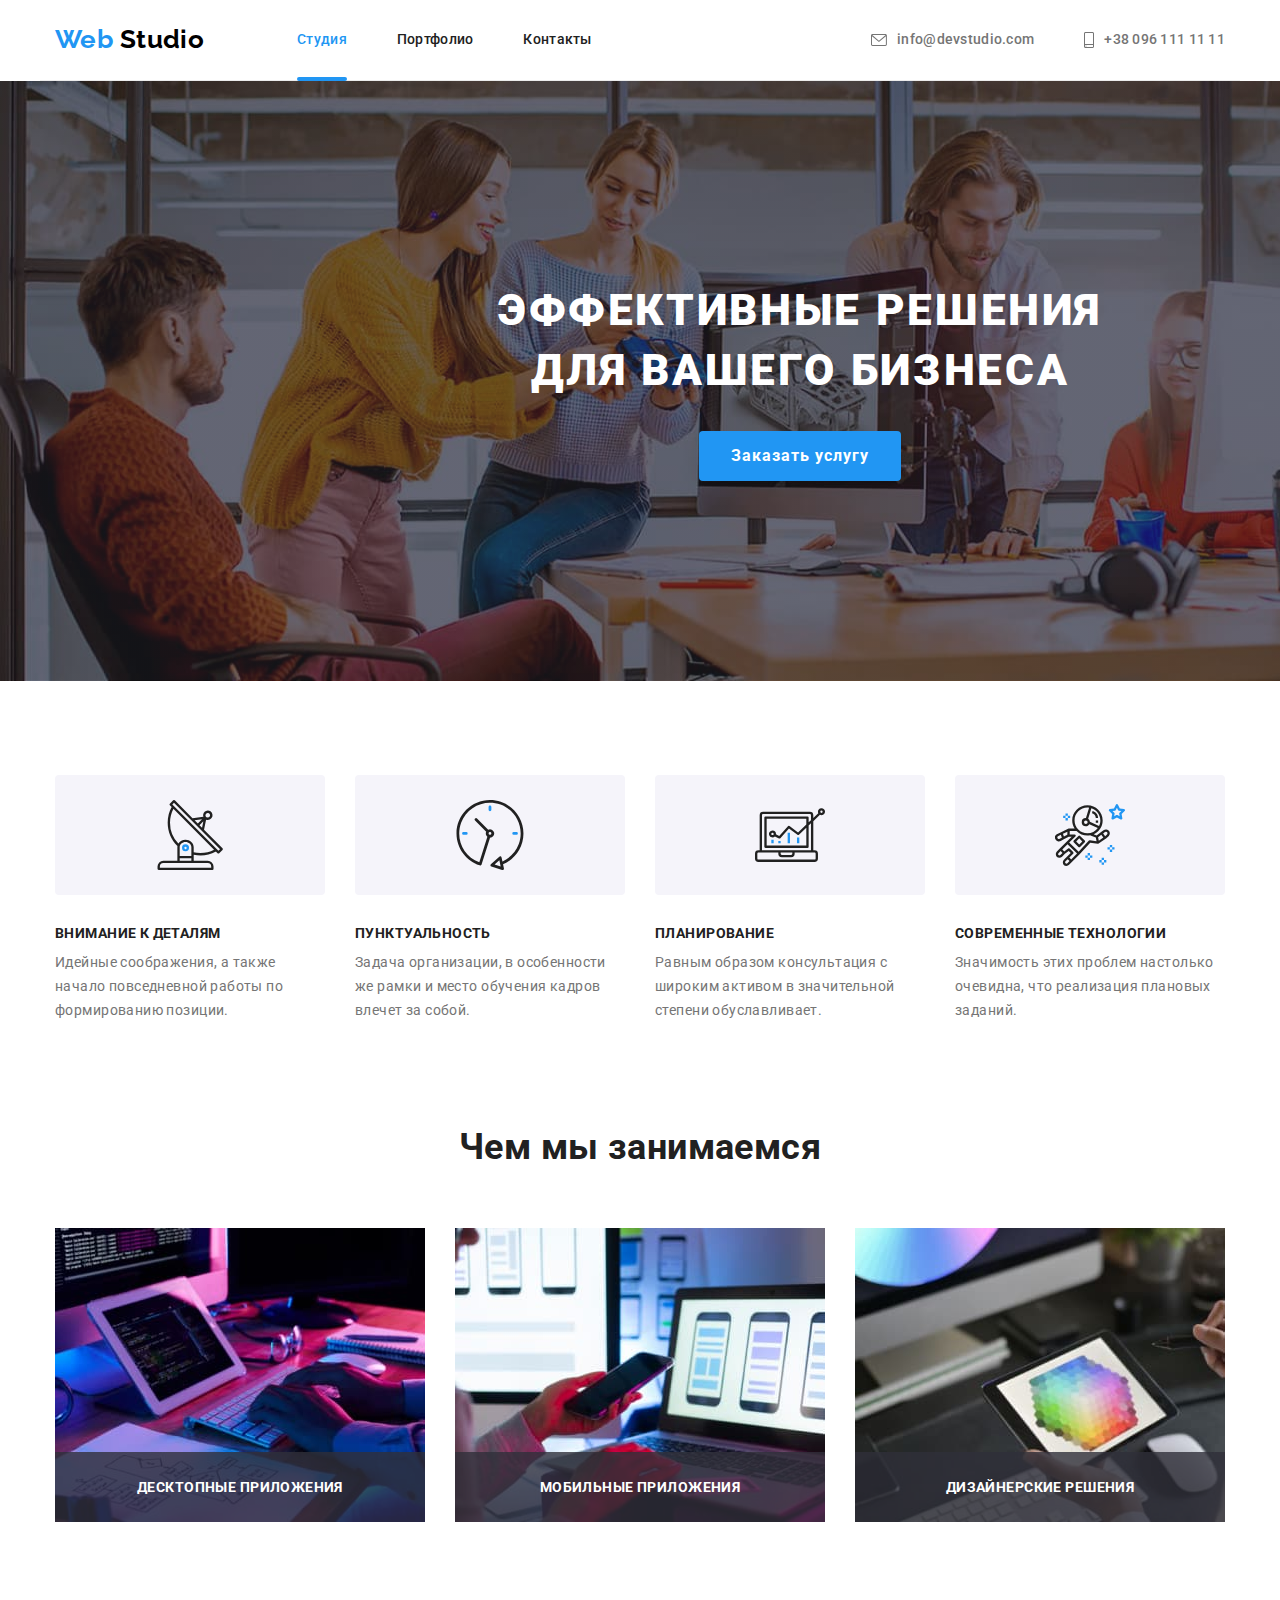
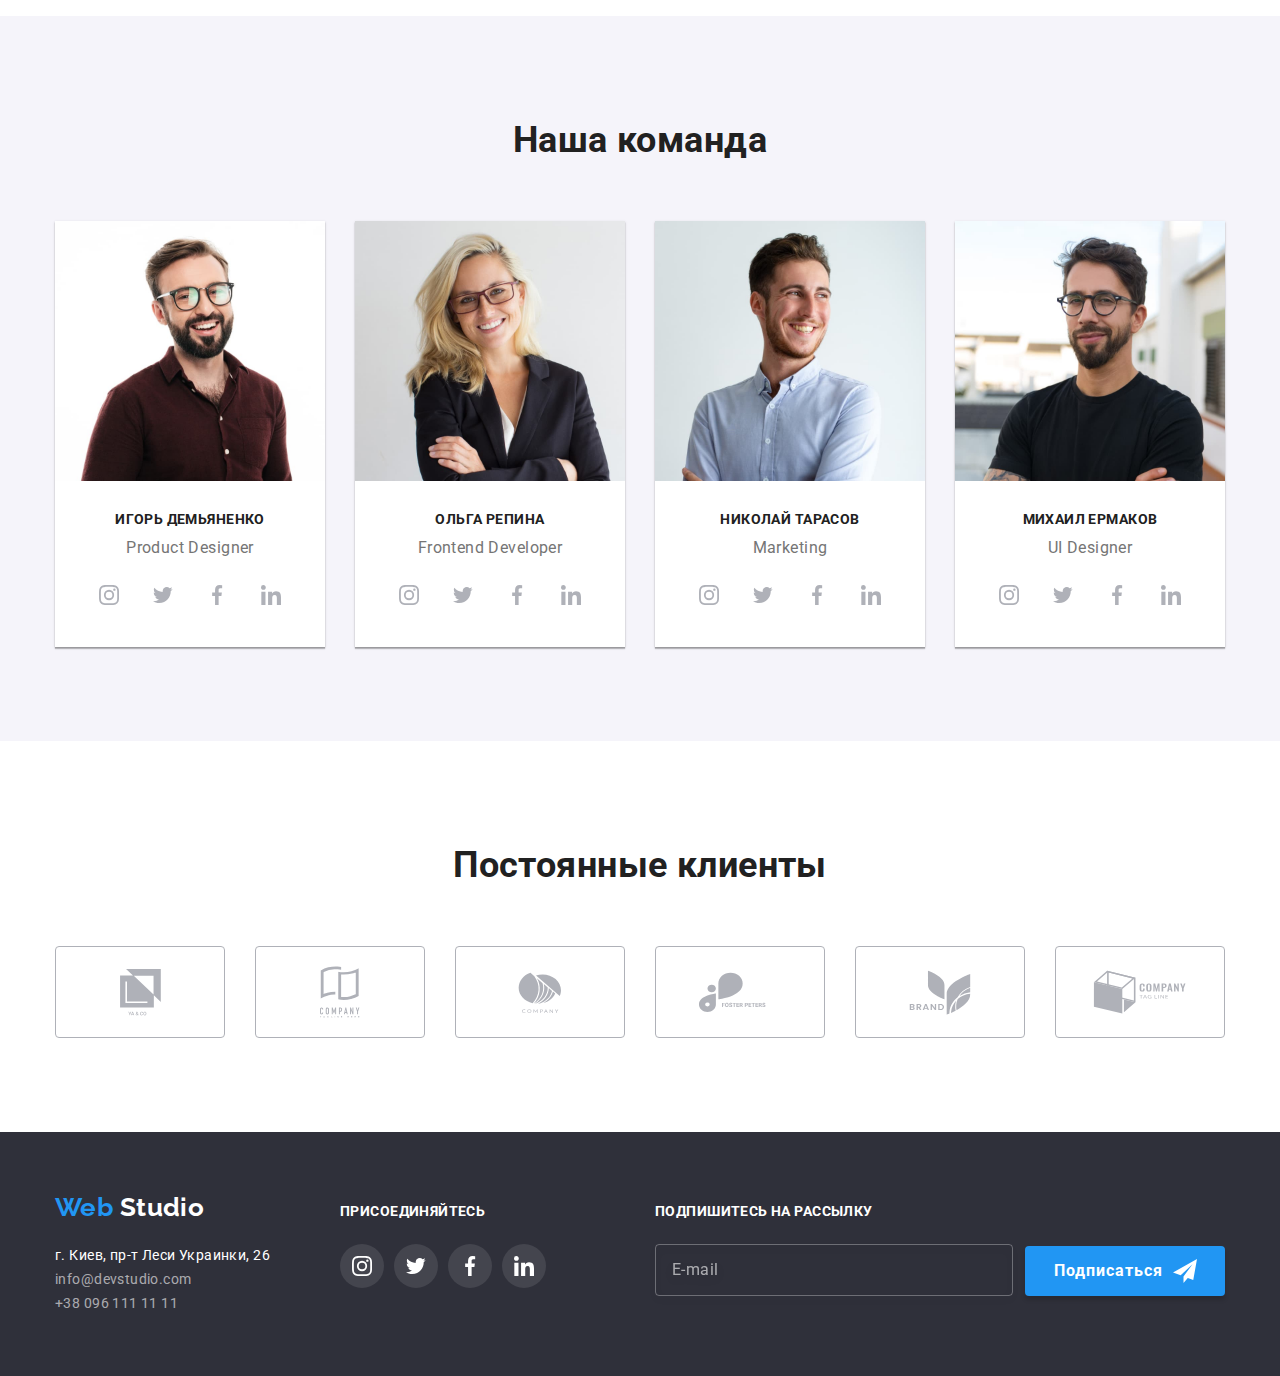
<file: index.html>
<!DOCTYPE html>
<html lang="ru">
  <head>
    <meta charset="UTF-8" />
    <meta http-equiv="X-UA-Compatible" content="IE=edge" />
    <meta name="viewport" content="width=device-width, initial-scale=1.0" />
    <link rel="preconnect" href="https://fonts.gstatic.com" />
    <link
      href="https://fonts.googleapis.com/css2?family=Raleway:wght@700&family=Roboto:wght@400;500;700;900&display=swap"
      rel="stylesheet"
    />
    <link
      rel="stylesheet"
      href="https://cdnjs.cloudflare.com/ajax/libs/modern-normalize/1.0.0/modern-normalize.min.css"
    />
    <link rel="stylesheet" href="css/styles.css" />
    <title>Студия</title>
  </head>
  <body class="body">
    <!-- Шапка -->
    <header>
      <div class="container header">
        <nav class="links site-nav">
          <a href="#" lang="en" class="logo">
            <span class="logo-part">Web</span>
            Studio
          </a>
          <ul class="site-nav-menu">
            <li>
              <a href="index.html" class="site-nav-item current">Студия</a>
            </li>
            <li>
              <a href="portfolio.html" class="site-nav-item">Портфолио</a>
            </li>
            <li><a href="#" class="site-nav-item">Контакты</a></li>
          </ul>
        </nav>
        <ul class="links contacts">
          <li>
            <a href="mailto:info@devstudio.com" class="contacts-item">
              <svg class="icon" width="16" height="12">
                <use href="./images/icons.svg#icon-envelope"></use>
              </svg>
              <span>info@devstudio.com</span>
            </a>
          </li>
          <li>
            <a href="tel:+380961111111" class="contacts-item">
              <svg class="icon" width="10" height="16">
                <use href="./images/icons.svg#icon-smartphone"></use>
              </svg>
              +38 096 111 11 11
            </a>
          </li>
        </ul>
      </div>
    </header>
    <!-- Main section -->
    <main>
      <!-- 1.Герой -->
      <section class="hero">
        <div class="container">
          <h1 class="main-title">Эффективные решения для вашего бизнеса</h1>
          <button data-modal-open type="button" class="hero-button">
            Заказать услугу
          </button>
        </div>
      </section>
      <!-- 2.О нас -->
      <section class="section about-us">
        <div class="container">
          <h2 class="hidden">Особенности</h2>
          <ul class="links about">
            <li>
              <div class="about-icon">
                <svg width="70" height="70">
                  <use href="./images/icons.svg#icon-antenna"></use>
                </svg>
              </div>
              <h3 class="title">Внимание к деталям</h3>
              <p class="text">
                Идейные соображения, а также начало повседневной работы по
                формированию позиции.
              </p>
            </li>
            <li>
              <div class="about-icon">
                <svg width="70" height="70">
                  <use href="./images/icons.svg#icon-clock"></use>
                </svg>
              </div>
              <h3 class="title">Пунктуальность</h3>
              <p class="text">
                Задача организации, в особенности же рамки и место обучения
                кадров влечет за собой.
              </p>
            </li>
            <li>
              <div class="about-icon">
                <svg width="70" height="70">
                  <use href="./images/icons.svg#icon-diagram"></use>
                </svg>
              </div>
              <h3 class="title">Планирование</h3>
              <p class="text">
                Равным образом консультация с широким активом в значительной
                степени обуславливает.
              </p>
            </li>
            <li>
              <div class="about-icon">
                <svg width="70" height="70">
                  <use href="./images/icons.svg#icon-astronaut"></use>
                </svg>
              </div>
              <h3 class="title">Современные технологии</h3>
              <p class="text">
                Значимость этих проблем настолько очевидна, что реализация
                плановых заданий.
              </p>
            </li>
          </ul>
        </div>
      </section>
      <!-- 3.Чем занимаемся -->
      <section class="section">
        <div class="container">
          <h2 class="sec-title">Чем мы занимаемся</h2>
          <ul class="img-list">
            <li>
              <div class="img-item">
                <img
                  src="images/programer-working.jpg"
                  alt="Программист за работой"
                  width="370"
                />
                <p class="img-overlay title white">Десктопные приложения</p>
              </div>
            </li>
            <li>
              <div class="img-item">
                <img
                  src="images/developing-application.jpg"
                  alt="Веб-дизайнер разрабатывает приложение для смартфона"
                  width="370"
                />
                <p class="img-overlay title white">Мобильные приложения</p>
              </div>
            </li>
            <li>
              <div class="img-item">
                <img
                  src="images/artist-web-design.jpg"
                  alt="Художник вэб-дизайнер выбирает цвета для графики"
                  width="370"
                />
                <p class="img-overlay title white">Дизайнерские решения</p>
              </div>
            </li>
          </ul>
        </div>
      </section>
      <!-- 4.Команда -->
      <section class="section us">
        <div class="container">
          <h2 class="sec-title">Наша команда</h2>
          <ul class="team">
            <li>
              <img
                src="images/designer.jpg"
                alt="Игорь Демьяненко"
                width="270"
              />
              <div class="team-desc">
                <h3 class="title">Игорь Демьяненко</h3>
                <p lang="en" class="team-text">Product Designer</p>
                <ul class="social-list">
                  <li>
                    <a href="#" class="team-social">
                      <svg class="social-icon" width="20" height="20">
                        <use href="./images/icons.svg#icon-instagram"></use>
                      </svg>
                    </a>
                  </li>
                  <li>
                    <a href="#" class="team-social">
                      <svg class="social-icon" width="20" height="20">
                        <use href="./images/icons.svg#icon-twitter"></use>
                      </svg>
                    </a>
                  </li>
                  <li>
                    <a href="#" class="team-social">
                      <svg class="social-icon" width="20" height="20">
                        <use href="./images/icons.svg#icon-facebook"></use>
                      </svg>
                    </a>
                  </li>
                  <li>
                    <a href="#" class="team-social">
                      <svg class="social-icon" width="20" height="20">
                        <use href="./images/icons.svg#icon-linkedin"></use>
                      </svg>
                    </a>
                  </li>
                </ul>
              </div>
            </li>
            <li>
              <img src="images/developer.jpg" alt="Ольга Репина" width="270" />
              <div class="team-desc">
                <h3 class="title">Ольга Репина</h3>
                <p lang="en" class="team-text">Frontend Developer</p>
                <ul class="social-list">
                  <li>
                    <a href="#" class="team-social">
                      <svg class="social-icon" width="20" height="20">
                        <use href="./images/icons.svg#icon-instagram"></use>
                      </svg>
                    </a>
                  </li>
                  <li>
                    <a href="#" class="team-social">
                      <svg class="social-icon" width="20" height="20">
                        <use href="./images/icons.svg#icon-twitter"></use>
                      </svg>
                    </a>
                  </li>
                  <li>
                    <a href="#" class="team-social">
                      <svg class="social-icon" width="20" height="20">
                        <use href="./images/icons.svg#icon-facebook"></use>
                      </svg>
                    </a>
                  </li>
                  <li>
                    <a href="#" class="team-social">
                      <svg class="social-icon" width="20" height="20">
                        <use href="./images/icons.svg#icon-linkedin"></use>
                      </svg>
                    </a>
                  </li>
                </ul>
              </div>
            </li>
            <li>
              <img
                src="images/marketing.jpg"
                alt="Николай Тарасов"
                width="270"
              />
              <div class="team-desc">
                <h3 class="title">Николай Тарасов</h3>
                <p lang="en" class="team-text">Marketing</p>
                <ul class="social-list">
                  <li>
                    <a href="#" class="team-social">
                      <svg class="social-icon" width="20" height="20">
                        <use href="./images/icons.svg#icon-instagram"></use>
                      </svg>
                    </a>
                  </li>
                  <li>
                    <a href="#" class="team-social">
                      <svg class="social-icon" width="20" height="20">
                        <use href="./images/icons.svg#icon-twitter"></use>
                      </svg>
                    </a>
                  </li>
                  <li>
                    <a href="#" class="team-social">
                      <svg class="social-icon" width="20" height="20">
                        <use href="./images/icons.svg#icon-facebook"></use>
                      </svg>
                    </a>
                  </li>
                  <li>
                    <a href="#" class="team-social">
                      <svg class="social-icon" width="20" height="20">
                        <use href="./images/icons.svg#icon-linkedin"></use>
                      </svg>
                    </a>
                  </li>
                </ul>
              </div>
            </li>
            <li>
              <img
                src="images/ui-designer.jpg"
                alt="Михаил Ермаков"
                width="270"
              />
              <div class="team-desc">
                <h3 class="title">Михаил Ермаков</h3>
                <p lang="en" class="team-text">UI Designer</p>
                <ul class="social-list">
                  <li>
                    <a href="#" class="team-social">
                      <svg class="social-icon" width="20" height="20">
                        <use href="./images/icons.svg#icon-instagram"></use>
                      </svg>
                    </a>
                  </li>
                  <li>
                    <a href="#" class="team-social">
                      <svg class="social-icon" width="20" height="20">
                        <use href="./images/icons.svg#icon-twitter"></use>
                      </svg>
                    </a>
                  </li>
                  <li>
                    <a href="#" class="team-social">
                      <svg class="social-icon" width="20" height="20">
                        <use href="./images/icons.svg#icon-facebook"></use>
                      </svg>
                    </a>
                  </li>
                  <li>
                    <a href="#" class="team-social">
                      <svg class="social-icon" width="20" height="20">
                        <use href="./images/icons.svg#icon-linkedin"></use>
                      </svg>
                    </a>
                  </li>
                </ul>
              </div>
            </li>
          </ul>
        </div>
      </section>
      <section class="section">
        <div class="container">
          <h2 class="sec-title">Постоянные клиенты</h2>
          <ul class="client-list">
            <li>
              <a href="#" class="client">
                <svg class="client-icon" width="41" height="46.7">
                  <use href="./images/icons.svg#icon-yaco"></use>
                </svg>
              </a>
            </li>
            <li>
              <a href="#" class="client">
                <svg class="client-icon" width="40" height="52">
                  <use href="./images/icons.svg#icon-window"></use>
                </svg>
              </a>
            </li>
            <li>
              <a href="#" class="client">
                <svg class="client-icon" width="43.46" height="41.18">
                  <use href="./images/icons.svg#icon-leaf"></use>
                </svg>
              </a>
            </li>
            <li>
              <a href="#" class="client">
                <svg class="client-icon" width="84.44" height="40.62">
                  <use href="./images/icons.svg#icon-foster"></use>
                </svg>
              </a>
            </li>
            <li>
              <a href="#" class="client">
                <svg class="client-icon" width="62.54" height="45.43">
                  <use href="./images/icons.svg#icon-brand"></use>
                </svg>
              </a>
            </li>
            <li>
              <a href="#" class="client">
                <svg class="client-icon" width="93.79" height="43.93">
                  <use href="./images/icons.svg#icon-tag"></use>
                </svg>
              </a>
            </li>
          </ul>
        </div>
      </section>
    </main>

    <!-- Футер -->
    <footer class="footer">
      <div class="container links">
        <div class="footer-links">
          <a href="#" lang="en" class="logo">
            <span class="logo-part">Web</span>
            <span class="white">Studio</span>
          </a>
          <address class="adress">
            <ul>
              <li>
                <a
                  href="https://goo.gl/maps/qB4iPWVN4ftwvtJb9"
                  target="_blank"
                  rel="noopener norefferer"
                  class="adress-item"
                >
                  г. Киев, пр-т Леси Украинки, 26
                </a>
              </li>
              <li>
                <a href="mailto:info@devstudio.com" class="adress-item transp">
                  info@devstudio.com
                </a>
              </li>
              <li>
                <a href="tel:+380961111111" class="adress-item transp">
                  +38 096 111 11 11
                </a>
              </li>
            </ul>
          </address>
        </div>
        <div class="footer-join">
          <h3 class="footer-title">Присоединяйтесь</h3>
          <ul class="footer-social-list">
            <li>
              <a href="#" class="footer-social">
                <svg class="footer-social-icon" width="20" height="20">
                  <use href="./images/icons.svg#icon-instagram"></use>
                </svg>
              </a>
            </li>
            <li>
              <a href="#" class="footer-social">
                <svg class="footer-social-icon" width="20" height="20">
                  <use href="./images/icons.svg#icon-twitter"></use>
                </svg>
              </a>
            </li>
            <li>
              <a href="#" class="footer-social">
                <svg class="footer-social-icon" width="20" height="20">
                  <use href="./images/icons.svg#icon-facebook"></use>
                </svg>
              </a>
            </li>
            <li>
              <a href="#" class="footer-social">
                <svg class="footer-social-icon" width="20" height="20">
                  <use href="./images/icons.svg#icon-linkedin"></use>
                </svg>
              </a>
            </li>
          </ul>
        </div>
        <form class="footer-form">
          <label>
            <span class="footer-title">Подпишитесь на рассылку</span>
            <input
              type="email"
              class="footer-form-input"
              name="sign-up-email"
              placeholder="E-mail"
              required
            />
          </label>
          <button type="submit" class="footer-form-submit">
            Подписаться
            <svg class="footer-form-icon" width="24" height="24">
              <use href="./images/icons.svg#icon-send"></use>
            </svg>
          </button>
        </form>
      </div>
    </footer>
    <!-- Модальное окно -->
    <div class="backdrop is-hidden" data-modal>
      <div class="modal">
        <button data-modal-close class="close">
          <svg class="modal-close-icon" width="18" height="18">
            <use href="./images/icons.svg#icon-close"></use>
          </svg>
        </button>
        <form class="modal-form">
          <p class="modal-title">
            Оставьте свои данные, мы вам перезвоним
          </p>
          <label class="modal-label">
            Имя
            <span class="modal-input-wrapper">
              <svg class="modal-icon" width="18" height="18">
                <use href="./images/icons.svg#icon-person-black"></use>
              </svg>
              <input
                type="text"
                class="modal-input"
                name="user-name"
                required
              />
            </span>
          </label>
          <label class="modal-label">
            Телефон
            <span class="modal-input-wrapper">
              <svg class="modal-icon" width="18" height="18">
                <use href="./images/icons.svg#icon-phone-black" class></use>
              </svg>
              <input
                type="tel"
                class="modal-input"
                name="user-phone"
                required
              />
            </span>
          </label>
          <label class="modal-label">
            Почта
            <span class="modal-input-wrapper">
              <svg class="modal-icon" width="18" height="18">
                <use href="./images/icons.svg#icon-email-black"></use>
              </svg>
              <input
                type="email"
                class="modal-input"
                name="user-email"
                required
              />
            </span>
          </label>
          <label class="modal-label-comment">
            Комментарий
            <textarea
              name="user-comment"
              class="modal-comment"
              placeholder="Введите текст"
            ></textarea>
          </label>
          <label class="modal-label-checkbox">
            <input
              type="checkbox"
              class="modal-checkbox"
              name="checkbox-policy"
              required
            />
            <span class="custom-checkbox"></span>
            Соглашаюсь с рассылкой и принимаю
            <a href="#" class="modal-link">&nbsp;Условия договора</a>
          </label>
          <button type="submit" class="modal-submit">Отправить</button>
        </form>
      </div>
    </div>
    <script src="./js/modal.js"></script>
  </body>
</html>
</file>
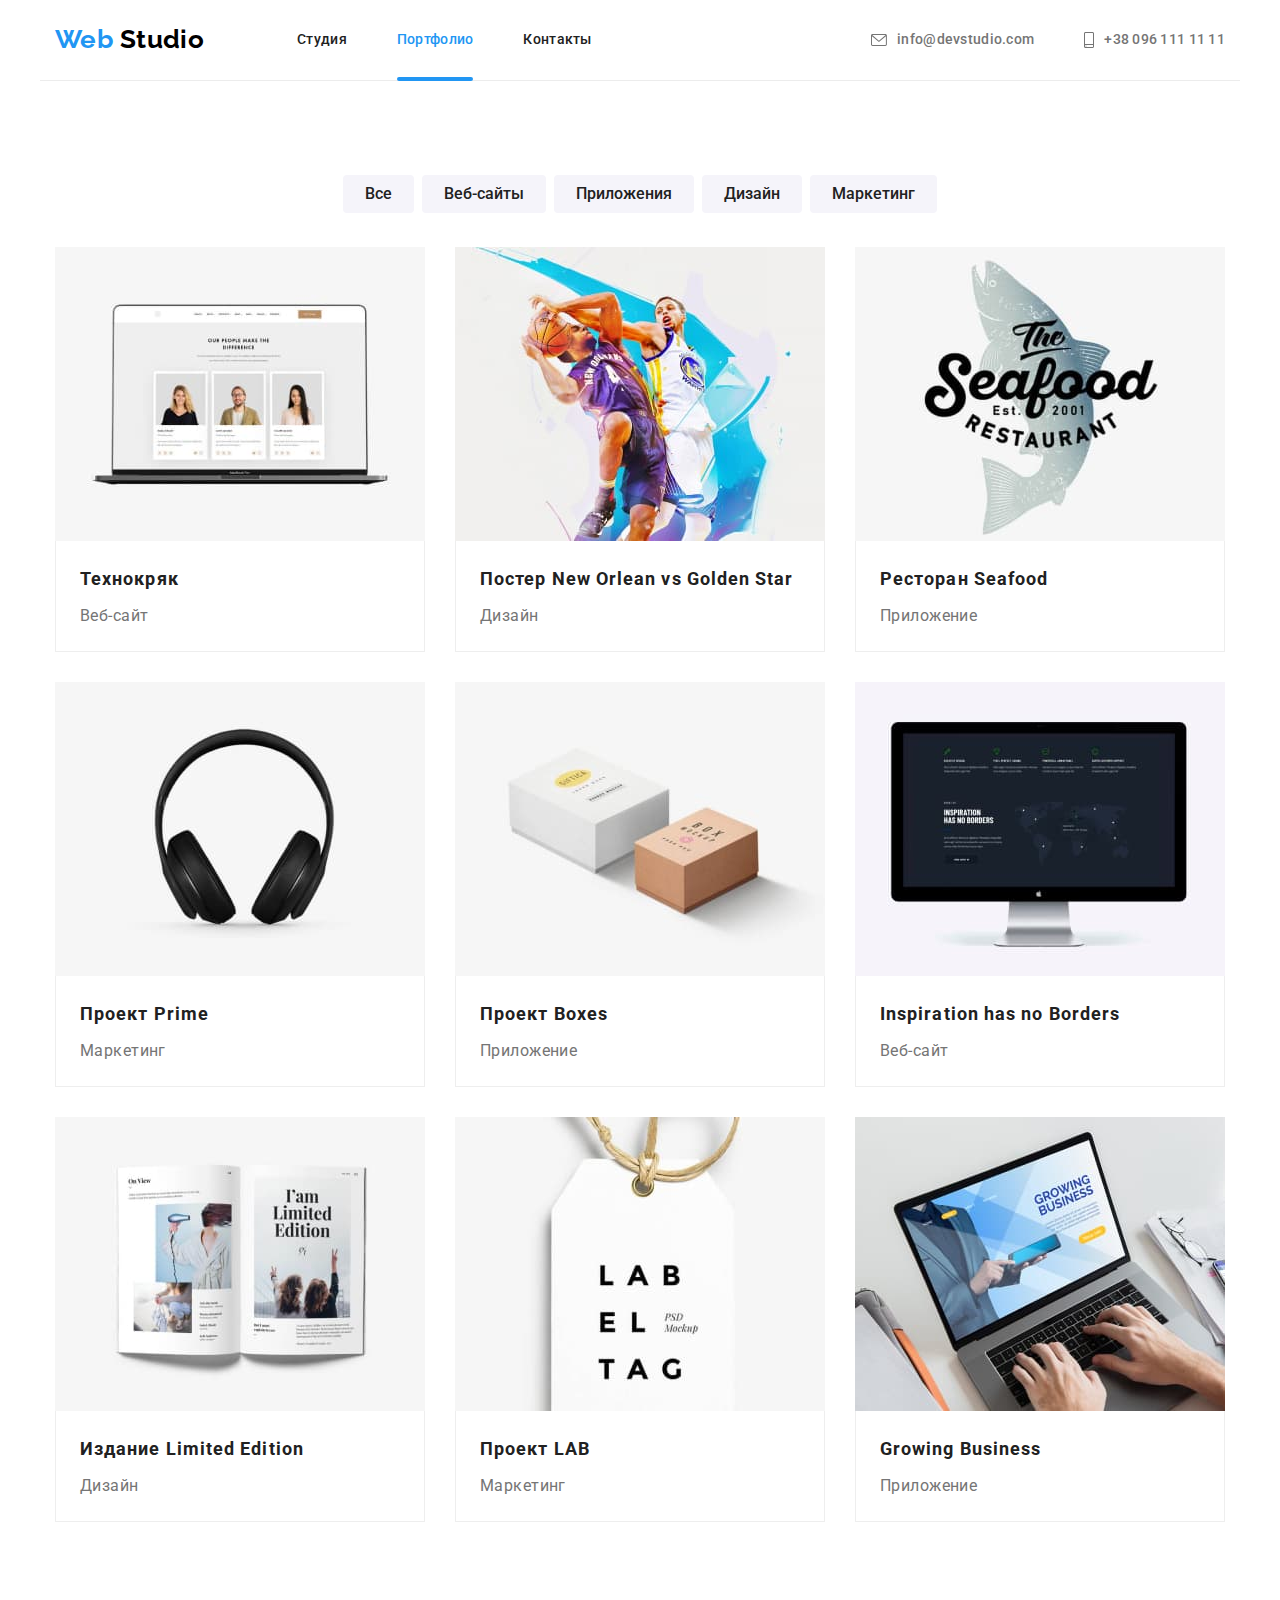
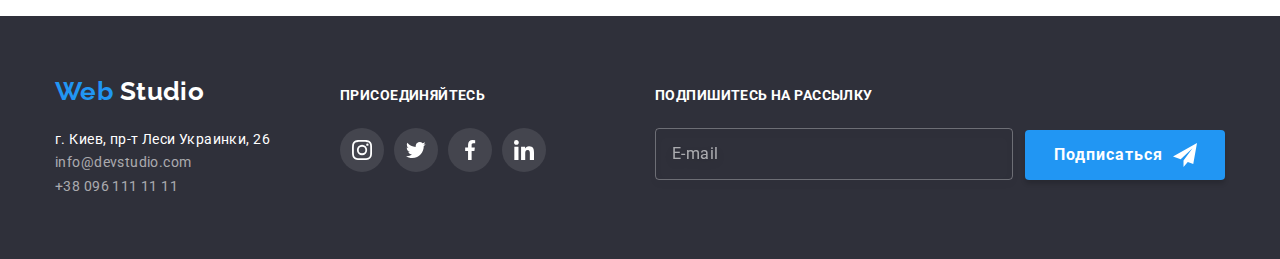
<file: portfolio.html>
<!DOCTYPE html>
<html lang="ru">
  <head>
    <meta charset="UTF-8" />
    <meta http-equiv="X-UA-Compatible" content="IE=edge" />
    <meta name="viewport" content="width=device-width, initial-scale=1.0" />
    <link rel="preconnect" href="https://fonts.gstatic.com" />
    <link
      href="https://fonts.googleapis.com/css2?family=Raleway:wght@700&family=Roboto:wght@400;500;700;900&display=swap"
      rel="stylesheet"
    />
    <link
      rel="stylesheet"
      href="https://cdnjs.cloudflare.com/ajax/libs/modern-normalize/1.0.0/modern-normalize.min.css"
    />
    <link rel="stylesheet" href="css/styles.css" />
    <title>Портфолио</title>
  </head>

  <body class="body">
    <!-- Шапка -->
    <header>
      <div class="container header">
        <nav class="links site-nav">
          <a href="#" lang="en" class="logo">
            <span class="logo-part">Web</span>
            Studio
          </a>
          <ul class="site-nav-menu">
            <li>
              <a href="index.html" class="site-nav-item">Студия</a>
            </li>
            <li>
              <a href="portfolio.html" class="site-nav-item current">
                Портфолио
              </a>
            </li>
            <li><a href="" class="site-nav-item">Контакты</a></li>
          </ul>
        </nav>
        <ul class="links contacts">
          <li>
            <a href="mailto:info@devstudio.com" class="contacts-item">
              <svg class="icon" width="16" height="12">
                <use href="./images/icons.svg#icon-envelope"></use>
              </svg>
              <span>info@devstudio.com</span>
            </a>
          </li>
          <li>
            <a href="tel:+380961111111" class="contacts-item">
              <svg class="icon" width="10" height="16">
                <use href="./images/icons.svg#icon-smartphone"></use>
              </svg>
              +38 096 111 11 11
            </a>
          </li>
        </ul>
      </div>
    </header>
    <main>
      <section class="section">
        <div class="container portfolio">
          <!-- Фильтр -->
          <h1 class="hidden">Наши проекты</h1>
          <ul class="filter">
            <li>
              <button type="button" class="filter-btn">Все</button>
            </li>
            <li>
              <button type="button" class="filter-btn">Веб-сайты</button>
            </li>
            <li>
              <button type="button" class="filter-btn">Приложения</button>
            </li>
            <li>
              <button type="button" class="filter-btn">Дизайн</button>
            </li>
            <li>
              <button type="button" class="filter-btn">Маркетинг</button>
            </li>
          </ul>
          <ul class="links projects">
            <li class="project-item">
              <a href="#" class="card">
                <div class="card-overlay">
                  <img
                    src="images/project-technocrack.jpg"
                    alt="Фото сотрудников на мониторе"
                    class="project-card"
                    width="370"
                  />
                  <p class="project-overlay">
                    Технокряк это современная площадка распространения
                    коронавируса. Компании используют эту платформу для
                    цифрового шпионажа и атак на защищённые сервера конкурентов.
                  </p>
                </div>
                <div class="project-desc">
                  <h2 class="project-title">Технокряк</h2>
                  <p class="project-group">Веб-сайт</p>
                </div>
              </a>
            </li>
            <li class="project-item">
              <a href="#" class="card">
                <div class="card-overlay">
                  <img
                    src="images/project-poster.jpg"
                    alt="Постер баскетбол"
                    width="370"
                  />
                  <p class="project-overlay">
                    Технокряк это современная площадка распространения
                    коронавируса. Компании используют эту платформу для
                    цифрового шпионажа и атак на защищённые сервера конкурентов.
                  </p>
                </div>
                <div class="project-desc">
                  <h2 class="project-title">
                    Постер New Orlean vs Golden Star
                  </h2>
                  <p class="project-group">Дизайн</p>
                </div>
              </a>
            </li>
            <li class="project-item">
              <a href="#" class="card">
                <div class="card-overlay">
                  <img
                    src="images/project-restaurant.jpg"
                    alt="Афиша ресторана"
                    width="370"
                  />
                  <p class="project-overlay">
                    Технокряк это современная площадка распространения
                    коронавируса. Компании используют эту платформу для
                    цифрового шпионажа и атак на защищённые сервера конкурентов.
                  </p>
                </div>
                <div class="project-desc">
                  <h2 class="project-title">Ресторан Seafood</h2>
                  <p class="project-group">Приложение</p>
                </div>
              </a>
            </li>
            <li class="project-item">
              <a href="#" class="card">
                <div class="card-overlay">
                  <img
                    src="images/project-prime.jpg"
                    alt="Наушники"
                    width="370"
                  />
                  <p class="project-overlay">
                    Технокряк это современная площадка распространения
                    коронавируса. Компании используют эту платформу для
                    цифрового шпионажа и атак на защищённые сервера конкурентов.
                  </p>
                </div>
                <div class="project-desc">
                  <h2 class="project-title">Проект Prime</h2>
                  <p class="project-group">Маркетинг</p>
                </div>
              </a>
            </li>
            <li class="project-item">
              <a href="#" class="card">
                <div class="card-overlay">
                  <img
                    src="images/project-boxes.jpg"
                    alt="Две коробки"
                    width="370"
                  />
                  <p class="project-overlay">
                    Технокряк это современная площадка распространения
                    коронавируса. Компании используют эту платформу для
                    цифрового шпионажа и атак на защищённые сервера конкурентов.
                  </p>
                </div>
                <div class="project-desc">
                  <h2 class="project-title">Проект Boxes</h2>
                  <p class="project-group">Приложение</p>
                </div>
              </a>
            </li>
            <li class="project-item">
              <a href="#" class="card">
                <div class="card-overlay">
                  <img
                    src="images/project-inspiration.jpg"
                    alt="Вебсайт о вдохновении"
                    width="370"
                  />
                  <p class="project-overlay">
                    Технокряк это современная площадка распространения
                    коронавируса. Компании используют эту платформу для
                    цифрового шпионажа и атак на защищённые сервера конкурентов.
                  </p>
                </div>
                <div class="project-desc">
                  <h2 class="project-title" lang="en">
                    Inspiration has no Borders
                  </h2>
                  <p class="project-group">Веб-сайт</p>
                </div>
              </a>
            </li>
            <li class="project-item">
              <a href="#" class="card">
                <div class="card-overlay">
                  <img
                    src="images/project-limited.jpg"
                    alt="Книга"
                    width="370"
                  />
                  <p class="project-overlay">
                    Технокряк это современная площадка распространения
                    коронавируса. Компании используют эту платформу для
                    цифрового шпионажа и атак на защищённые сервера конкурентов.
                  </p>
                </div>
                <div class="project-desc">
                  <h2 class="project-title">Издание Limited Edition</h2>
                  <p class="project-group">Дизайн</p>
                </div>
              </a>
            </li>
            <li class="project-item">
              <a href="#" class="card">
                <div class="card-overlay">
                  <img src="images/project-lab.jpg" alt="Ярлычек" width="370" />
                  <p class="project-overlay">
                    Технокряк это современная площадка распространения
                    коронавируса. Компании используют эту платформу для
                    цифрового шпионажа и атак на защищённые сервера конкурентов.
                  </p>
                </div>
                <div class="project-desc">
                  <h2 class="project-title">Проект LAB</h2>
                  <p class="project-group">
                    Маркетинг
                  </p>
                </div>
              </a>
            </li>
            <li class="project-item">
              <a href="#" class="card">
                <div class="card-overlay">
                  <img
                    src="images/project-growing.jpg"
                    alt="Вебсайт на ноутбуке"
                    width="370"
                  />
                  <p class="project-overlay">
                    Технокряк это современная площадка распространения
                    коронавируса. Компании используют эту платформу для
                    цифрового шпионажа и атак на защищённые сервера конкурентов.
                  </p>
                </div>
                <div class="project-desc">
                  <h2 class="project-title" lang="en">Growing Business</h2>
                  <p class="project-group">Приложение</p>
                </div>
              </a>
            </li>
          </ul>
        </div>
      </section>
    </main>
    <!-- Футер -->
    <footer class="footer">
      <div class="container links">
        <div class="footer-links">
          <a href="#" lang="en" class="logo">
            <span class="logo-part">Web</span>
            <span class="white">Studio</span>
          </a>
          <address class="adress">
            <ul>
              <li>
                <a
                  href="https://goo.gl/maps/qB4iPWVN4ftwvtJb9"
                  target="_blank"
                  rel="noopener norefferer"
                  class="adress-item"
                >
                  г. Киев, пр-т Леси Украинки, 26
                </a>
              </li>
              <li>
                <a href="mailto:info@devstudio.com" class="adress-item transp">
                  info@devstudio.com
                </a>
              </li>
              <li>
                <a href="tel:+380961111111" class="adress-item transp">
                  +38 096 111 11 11
                </a>
              </li>
            </ul>
          </address>
        </div>
        <div class="footer-join">
          <h3 class="footer-title">Присоединяйтесь</h3>
          <ul class="footer-social-list">
            <li>
              <a href="#" class="footer-social">
                <svg class="footer-social-icon" width="20" height="20">
                  <use href="./images/icons.svg#icon-instagram"></use>
                </svg>
              </a>
            </li>
            <li>
              <a href="#" class="footer-social">
                <svg class="footer-social-icon" width="20" height="20">
                  <use href="./images/icons.svg#icon-twitter"></use>
                </svg>
              </a>
            </li>
            <li>
              <a href="#" class="footer-social">
                <svg class="footer-social-icon" width="20" height="20">
                  <use href="./images/icons.svg#icon-facebook"></use>
                </svg>
              </a>
            </li>
            <li>
              <a href="#" class="footer-social">
                <svg class="footer-social-icon" width="20" height="20">
                  <use href="./images/icons.svg#icon-linkedin"></use>
                </svg>
              </a>
            </li>
          </ul>
        </div>
          <form class="footer-form">
            <label>
              <span class="footer-title">Подпишитесь на рассылку</span>
            <input type="email" class="footer-form-input" name="sign-up-email" placeholder="E-mail" required>
          </label>
            <button type="submit" class="footer-form-submit">
              Подписаться
              <svg class="footer-form-icon" width="24" height="24">
                <use href="./images/icons.svg#icon-send"></use>
              </svg>
            </button>
          </form>
      </div>
    </footer>
  </body>
</html>
</file>
<file: css/styles.css>
:root {
  --white-text: #ffffff;
  --white-text-transp: rgba(255, 255, 255, 0.1);
  --close-btn: rgba(0, 0, 0, 0.1);
  --black-logo: #000000;
  --black-text: #212121;
  --grey-text: #757575;
  --blue-clr: #2196f3;
  --dark-bgd: #2f303a;
  --light-bgd: #f5f4fa;
  --white-rgba: rgba(255, 255, 255, 0.6);
  --border-head: #ececec;
  --border-proj: #eeeeee;
  --btn-hover: #188ce8;
  --project-gap: 30px;
  --icon-grey: #afb1b8;
  --overlay-bgd: rgba(47, 48, 58, 0.8);
  --modal-border: rgba(33, 33, 33, 0.2);
  --placeholder: rgba(117, 117, 117, 0.5);
  --shadow: rgba(0, 0, 0, 0.15);
  --shadow-layer: rgba(0, 0, 0, 0.2);
  --footer-form-border: rgba(255, 255, 255, 0.3);
}
.body {
  font-family: 'Roboto', sans-serif;
  font-size: 14px;
  line-height: 1.71;
  color: var(--grey-text);
  letter-spacing: 0.03em;
}
/* Общие стили */
.section {
  padding: 94px 0;
}
.container {
  width: 1200px;
  margin: 0 auto;
  padding: 0 15px;
}
.links a {
  text-decoration: none;
  margin: 0;
}
.sec-title {
  font-weight: bold;
  font-size: 36px;
  line-height: 1.7;
  text-align: center;
  color: var(--black-text);
  margin-bottom: 50px;
}
.title {
  font-weight: bold;
  font-size: 14px;
  line-height: 1.19;
  text-align: center;
  color: var(--black-text);
  text-align: left;
  text-transform: uppercase;
}
.hidden {
  position: absolute;
  width: 1px;
  height: 1px;
  margin: -1px;
  border: 0;
  padding: 0;

  white-space: nowrap;
  clip-path: inset(100%);
  clip: rect(0 0 0 0);
  overflow: hidden;
}
ul,
h1,
h2,
h3,
p {
  margin: 0;
  padding: 0;
}
ul {
  list-style: none;
}
img {
  display: block;
  min-width: 100%;
}

/* шапка */
.header {
  display: flex;
  justify-content: flex-start;
  align-items: center;
  border-bottom: 1px solid var(--border-head);
}
.site-nav {
  display: flex;
  align-items: center;
}
.header .logo {
  display: inline-block;
  padding: 24px 0 25px 0;
}
.logo {
  font-family: 'Raleway', sans-serif;
  font-weight: bold;
  font-size: 26px;
  line-height: 1.19;
  color: var(--black-logo);
}
.logo-part {
  color: var(--blue-clr);
}
.site-nav-menu {
  display: flex;
  margin-left: 93px;
}
.site-nav-menu > li {
  position: relative;
}

.site-nav-menu > li:not(:last-child) {
  margin-right: 50px;
}
.site-nav-item {
  display: inline-block;
  font-weight: 500;
  font-size: 14px;
  line-height: 1.14;
  letter-spacing: 0.02em;
  color: var(--black-text);
  padding: 30px 0;
  transition: color 250ms cubic-bezier(0.4, 0, 0.2, 1);
}
.site-nav-item:focus,
.site-nav-item:hover {
  color: var(--blue-clr);
}
.current {
  color: var(--blue-clr);
}
.current::after {
  position: absolute;
  left: 0;
  bottom: -4%;
  content: '';
  width: 100%;
  border: 2px solid;
  border-radius: 2px;
  background-color: var(--blue-clr);
}
.contacts {
  display: flex;
  margin-left: auto;
  align-items: center;
}
.contacts-item {
  display: flex;
  align-items: center;
  font-weight: 500;
  font-size: 14px;
  line-height: 1.14;
  letter-spacing: 0.02em;
  color: var(--grey-text);
  padding: 30px 0;
  transition: color 250ms cubic-bezier(0.4, 0, 0.2, 1);
}
.contacts > li:not(:last-child) {
  margin-right: 50px;
}
.contacts-item:focus,
.contacts-item:hover {
  color: var(--blue-clr);
}
.icon {
  fill: currentColor;
  margin-right: 10px;
}

/* основное содержание */
.hero {
  display: flex;
  justify-content: center;
  background-color: var(--dark-bgd);
  background-image: linear-gradient(
      rgba(47, 48, 58, 0.4),
      rgba(47, 48, 58, 0.4)
    ),
    url('../images/hero.jpg');
  background-position: center;
  background-repeat: no-repeat;
  width: 1600px;
  padding: 200px 0;
}
.hero .container {
  text-align: center;
}

.main-title {
  width: 700px;
  font-weight: 900;
  font-size: 44px;
  line-height: 1.36;
  text-align: center;
  letter-spacing: 0.06em;
  text-transform: uppercase;
  color: var(--white-text);
  margin: 0 auto;
}
.hero-button {
  background-color: var(--blue-clr);
  font-weight: bold;
  font-size: 16px;
  line-height: 1.87;
  text-align: center;
  letter-spacing: 0.06em;
  color: var(--white-text);
  cursor: pointer;
  border: 0;
  border-radius: 4px;
  box-shadow: 0px 4px 4px var(--shadow);
  margin-top: 30px;
  padding: 10px 32px;
  transition: background-color 250ms cubic-bezier(0.4, 0, 0.2, 1);
}
.hero-button:focus,
.hero-button:hover {
  background-color: var(--btn-hover);
}
/* о нас */
.about-us {
  padding: 94px 0 0 0;
}
.about {
  display: flex;
  justify-content: space-between;
}
.about > li {
  width: 270px;
  text-align: left;
}
.about-icon {
  display: flex;
  align-items: center;
  justify-content: center;
  width: 270px;
  height: 120px;
  background-color: var(--light-bgd);
  border-radius: 4px;
  margin-bottom: 30px;
}

.text {
  font-size: 14px;
  line-height: 1.71;
  margin-top: 10px;
}
/* Чем занимаемся */
.img-list {
  display: flex;
  justify-content: space-between;
  margin-top: 50px;
}

.img-item {
  position: relative;
}
.img-overlay {
  position: absolute;
  left: 0;
  bottom: 0;
  width: 100%;
  height: 70px;
  display: flex;
  justify-content: center;
  align-items: center;
  background-color: var(--overlay-bgd);
}

/* команда */
.us {
  background-color: var(--light-bgd);
}
.team {
  display: flex;
  justify-content: space-between;
}
.team > li {
  box-shadow: 0px 1px 3px rgba(0, 0, 0, 0.12), 0px 1px 1px rgba(0, 0, 0, 0.14),
    0px 2px 1px var(--shadow-layer);
  background-color: var(--white-text);
}

.social-list {
  display: flex;
  justify-content: center;
}
.social-list > li:not(:last-child) {
  margin-right: 10px;
}
.team-social {
  display: flex;
  justify-content: center;
  align-items: center;
  width: 44px;
  height: 44px;
  border-radius: 50%;
  color: var(--icon-grey);
  transition: color 250ms cubic-bezier(0.4, 0, 0.2, 1),
    background-color 250ms cubic-bezier(0.4, 0, 0.2, 1);
}
.team-social:hover,
.team-social:focus {
  background-color: var(--blue-clr);
  color: var(--white-text);
}
.social-icon {
  fill: currentColor;
}

.team-desc {
  padding: 30px 32px;
}
.team-desc h3 {
  text-align: center;
}
.team-text {
  font-size: 16px;
  line-height: 1.19;
  padding-top: 10px;
  text-align: center;
  margin-bottom: 16px;
}
/* Клиенты */

.client-list {
  display: flex;
  margin-top: 50px;
}
.client-list > li:not(:last-child) {
  margin-right: 30px;
}
.client {
  display: flex;
  justify-content: center;
  align-items: center;
  width: 170px;
  height: 92px;
  border: 1px solid var(--icon-grey);
  border-radius: 4px;
  color: var(--icon-grey);
  transition: border 250ms cubic-bezier(0.4, 0, 0.2, 1),
    color 250ms cubic-bezier(0.4, 0, 0.2, 1);
}
.client-icon {
  fill: currentColor;
}
.client:hover,
.client:focus {
  border: 1px solid var(--blue-clr);
  color: var(--blue-clr);
}

/* подвал */
.footer {
  background-color: var(--dark-bgd);
  padding: 60px 0;
}
.footer .container {
  display: flex;
  align-items: flex-start;
}
.footer-links {
  margin-right: 70px;
}

.white {
  color: var(--white-text);
}
.adress {
  font-style: normal;
  margin-top: 20px;
}

.adress-item {
  font-size: 14px;
  line-height: 1.71;
  color: var(--white-text);
  transition: color 250ms cubic-bezier(0.4, 0, 0.2, 1);
}
a.transp {
  color: var(--white-rgba);
}

.adress-item:focus,
.adress-item:hover {
  color: var(--blue-clr);
}

.footer-social-list {
  display: flex;
  justify-content: space-between;
  margin-top: 20px;
}
.footer-social {
  display: flex;
  justify-content: center;
  align-items: center;
  width: 44px;
  height: 44px;
  border-radius: 50%;
  background-color: var(--white-text-transp);
  color: var(--white-text);
  transition: background-color 250ms cubic-bezier(0.4, 0, 0.2, 1);
}
.footer-social-list > li:not(:last-child) {
  margin-right: 10px;
}
.footer-social-icon {
  fill: currentColor;
}
.footer-social:hover,
.footer-social:focus {
  background-color: var(--blue-clr);
}
.footer-form {
  display: flex;
  margin-left: auto;
  width: 570px;

  justify-content: space-between;
  align-items: flex-end;
}
.footer-title {
  display: inline-block;
  padding-top: 12px;
  font-weight: bold;
  font-size: 14px;
  line-height: 1.14;
  letter-spacing: 0.03em;
  text-transform: uppercase;
  color: var(--white-text);
}
.footer-form-input {
  width: 358px;
  margin-top: 20px;
  padding: 15px 16px;
  border: 1px solid var(--footer-form-border);
  filter: drop-shadow(0px 4px 4px var(--shadow));
  border-radius: 4px;
  background-color: transparent;
  font-size: 16px;
  line-height: 1.25;
  color: var(--white-text);

  transition: border-color 250ms cubic-bezier(0.4, 0, 0.2, 1);
}
.footer-form-input::placeholder {
  font-size: 16px;
  line-height: 1.25;
  display: flex;
  align-items: center;
  letter-spacing: 0.03em;
  color: var(--white-rgba);
}
.footer-form-input:hover,
.footer-form-input:focus {
  border-color: var(--white-text);
}
.footer-form-submit {
  width: 200px;
  height: 50px;
  background: #2196f3;
  box-shadow: 0px 4px 4px var(--shadow);
  border: none;
  border-radius: 4px;
  font-weight: bold;
  font-size: 16px;
  line-height: 1.87;
  display: flex;
  padding: 10px 28px 10px 29px;
  align-items: center;
  text-align: center;
  letter-spacing: 0.06em;
  color: var(--white-text);
  cursor: pointer;
  transition: background-color 250ms cubic-bezier(0.4, 0, 0.2, 1);
}
.footer-form-submit:hover,
.footer-form-submit:focus {
  background-color: var(--btn-hover);
}
.footer-form-icon {
  margin-left: 10px;
}
/* портфолио */

.filter {
  display: flex;
  justify-content: center;
  margin: 0 auto 34px;
}
.filter-btn {
  font-weight: 500;
  font-size: 16px;
  line-height: 1.62;
  text-align: center;
  background-color: var(--light-bgd);
  color: var(--black-text);
  cursor: pointer;
  border: 0;
  border-radius: 4px;
  padding: 6px 22px;
  transition: color 250ms cubic-bezier(0.4, 0, 0.2, 1),
    background-color 250ms cubic-bezier(0.4, 0, 0.2, 1),
    box-shadow 250ms cubic-bezier(0.4, 0, 0.2, 1);
}
.filter > li:not(:last-child) {
  margin-right: 8px;
}
.filter-btn:focus,
.filter-btn:hover {
  background-color: var(--blue-clr);
  color: var(--white-text);
  box-shadow: 0px 3px 1px rgba(0, 0, 0, 0.1), 0px 1px 2px rgba(0, 0, 0, 0.08),
    0px 2px 2px rgba(0, 0, 0, 0.12);
}

.projects {
  display: flex;
  flex-wrap: wrap;
  margin-left: calc(-1 * var(--project-gap));
  margin-top: calc(-1 * var(--project-gap));
}
.project-item {
  flex-basis: calc(100% / 3 - var(--project-gap));
  margin-left: var(--project-gap);
  margin-top: var(--project-gap);
}
.card {
  display: inline-block;
  transition: box-shadow 250ms cubic-bezier(0.4, 0, 0.2, 1);
}

.card:hover,
.card:focus {
  box-shadow: 0px 1px 1px rgba(0, 0, 0, 0.12), 0px 4px 4px rgba(0, 0, 0, 0.06),
    1px 4px 6px rgba(0, 0, 0, 0.16);
}
.card-overlay {
  position: relative;
  overflow: hidden;
}
.project-overlay {
  position: absolute;
  top: 100%;
  left: 0;
  width: 100%;
  height: 100%;
  display: flex;
  justify-content: left;
  align-items: center;
  padding: 0 24px;
  background-color: var(--blue-clr);
  font-size: 18px;
  line-height: 1.56;
  letter-spacing: 0.03em;
  color: var(--white-text);
  opacity: 0.9;
  transition: transform 250ms cubic-bezier(0.4, 0, 0.2, 1);
}
.card:hover .project-overlay,
.card:focus .project-overlay {
  transform: translateY(-100%);
}
.project-desc {
  padding: 20px 24px;
  text-align: left;
  border: 1px solid var(--border-proj);
  border-top: 0;
}
.project-title {
  font-weight: bold;
  font-size: 18px;
  line-height: 2;
  letter-spacing: 0.06em;
  color: var(--black-text);
}
.project-group {
  font-size: 16px;
  line-height: 1.87;
  color: var(--grey-text);
  margin-top: 4px;
}

/* Модальное окно */
.backdrop {
  position: fixed;
  width: 100%;
  height: 100%;
  left: 0;
  top: 0;
  background: var(--shadow-layer);
  opacity: 1;
  transition: opacity 250ms cubic-bezier(0.4, 0, 0.2, 1);
}
.is-hidden {
  visibility: hidden;
  opacity: 0;
  pointer-events: none;
  transition: opacity 250ms cubic-bezier(0.4, 0, 0.2, 1),
    visibility 250ms cubic-bezier(0.4, 0, 0.2, 1);
}

.backdrop.is-hidden .modal {
  transform: translate(-50%, -50%) scale(0.8);
}
.modal {
  position: absolute;
  width: 528px;
  height: 581px;
  top: 50%;
  left: 50%;
  display: flex;
  padding: 40px;
  transform: translate(-50%, -50%) scale(1);
  background-color: var(--white-text);
  box-shadow: 0px 1px 3px rgba(0, 0, 0, 0.12), 0px 1px 1px rgba(0, 0, 0, 0.14),
    0px 2px 1px var(--shadow-layer);
  border-radius: 4px;
  transition: transform 250ms cubic-bezier(0.4, 0, 0.2, 1);
}
.close {
  position: absolute;
  top: 8px;
  right: 8px;
  width: 30px;
  height: 30px;
  border: 1px solid var(--close-btn);
  border-radius: 50%;
  display: flex;
  justify-content: center;
  align-items: center;
  padding: 0;
  background-color: var(--white-text);
  color: var(--black-logo);
  cursor: pointer;
  transition: color 250ms cubic-bezier(0.4, 0, 0.2, 1);
}
.modal-close-icon {
  fill: currentColor;
}
.close:hover,
.close:focus {
  color: var(--blue-clr);
}
.modal-form {
  display: flex;
  flex-direction: column;
  align-items: center;
}
.modal-title {
  margin-bottom: 12px;
  font-weight: bold;
  font-size: 20px;
  line-height: 1.15;
  text-align: center;
  letter-spacing: 0.03em;
  color: var(--black-text);
}
.modal-input-wrapper {
  position: relative;
  display: block;
  width: 100%;
}

.modal-input {
  display: block;
  width: 100%;
  padding: 12px 42px;
  margin-top: 4px;
  border: 1px solid var(--modal-border);
  border-radius: 4px;
  font-size: 16px;
  transition: border-color 250ms cubic-bezier(0.4, 0, 0.2, 1);
}
.modal-label {
  display: block;
  width: 100%;
  margin-bottom: 10px;
  font-size: 12px;
  line-height: 1.17;
  letter-spacing: 0.01em;
  color: var(--grey-text);
}
.modal-icon {
  position: absolute;
  top: 50%;
  left: 11px;
  transform: translateY(-50%);
  fill: var(--black-text);
  transition: fill 250ms cubic-bezier(0.4, 0, 0.2, 1);
}

.modal-input:hover,
.modal-input:focus {
  border-color: var(--blue-clr);
}
.modal-label:hover .modal-icon,
.modal-label:focus .modal-icon {
  fill: var(--blue-clr);
}
.modal-label-comment {
  display: block;
  width: 100%;
  margin-bottom: 20px;
  font-size: 12px;
  line-height: 1.17;
  letter-spacing: 0.01em;
  color: var(--grey-text);
}
.modal-comment {
  display: block;
  padding: 12px 16px;
  margin-top: 4px;
  width: 100%;
  height: 120px;
  border: 1px solid var(--modal-border);
  border-radius: 4px;
  resize: none;
  overflow: hidden;
  font-size: 16px;
  transition: border-color 250ms cubic-bezier(0.4, 0, 0.2, 1);
}
.modal-comment::placeholder {
  font-size: 12px;
  line-height: 1.17;
  letter-spacing: 0.01em;
  color: var(--placeholder);
}
.modal-comment:hover,
.modal-comment:focus {
  border-color: var(--blue-clr);
}

/* Чекбокс */
.modal-label-checkbox {
  position: relative;
  padding-left: 23px;
  margin-bottom: 30px;
  font-size: 14px;
  line-height: 1.71;
  letter-spacing: 0.03em;
  color: var(--grey-text);
  cursor: pointer;
  transition: outline 250ms cubic-bezier(0.4, 0, 0.2, 1);
}
.modal-link {
  color: var(--blue-clr);
}

.modal-checkbox {
  position: absolute;
  width: 1px;
  height: 1px;
  margin: -1px;
  border: 0;
  padding: 0;
  clip: rect(0 0 0 0);
  overflow: hidden;
}
.custom-checkbox {
  position: absolute;
  left: 0;
  top: 50%;
  transform: translateY(-50%);
  width: 16px;
  height: 15px;
  display: inline-flex;
  align-items: center;
  justify-content: center;
  width: 16px;
  height: 15px;
  border: 2px solid var(--black-text);
  border-radius: 2px;
  transition: border-color 250ms cubic-bezier(0.4, 0, 0.2, 1),
    background-color 250ms cubic-bezier(0.4, 0, 0.2, 1);
}

.modal-checkbox:checked + .custom-checkbox {
  border-color: transparent;
  background-color: var(--blue-clr);
  background-image: url('../images/icons/icon-check.svg');
  background-size: contain;
  background-origin: border-box;
}
.modal-checkbox:focus + .custom-checkbox {
  border-color: var(--blue-clr);
}

.modal-submit {
  display: flex;
  justify-content: center;
  align-items: center;
  text-align: center;
  width: 200px;
  height: 50px;
  background: var(--blue-clr);
  box-shadow: 0px 4px 4px var(--shadow);
  border: none;
  border-radius: 4px;
  font-weight: bold;
  font-size: 16px;
  line-height: 1.87;
  letter-spacing: 0.06em;
  color: var(--white-text);
  cursor: pointer;
  transition: background-color 250ms cubic-bezier(0.4, 0, 0.2, 1);
}
.modal-submit:hover,
.modal-submit:focus {
  background-color: var(--btn-hover);
}
</file>
